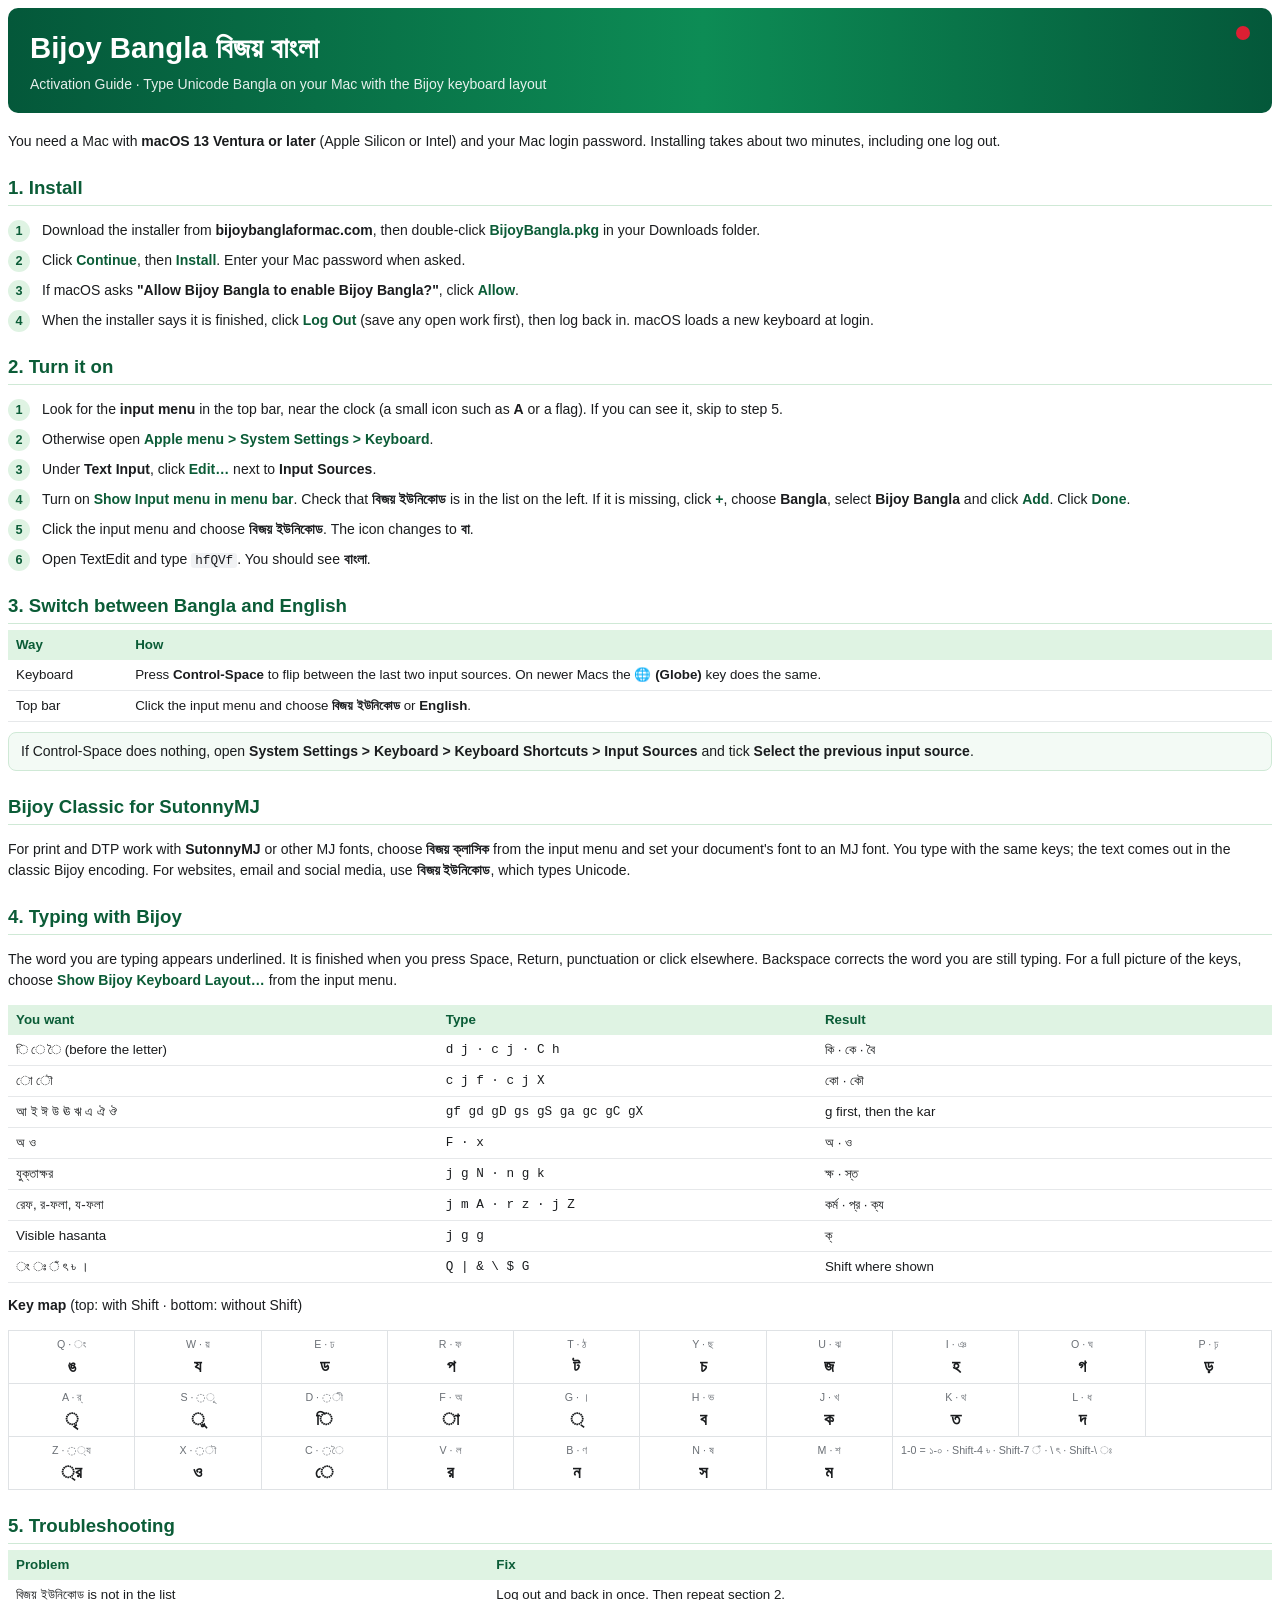
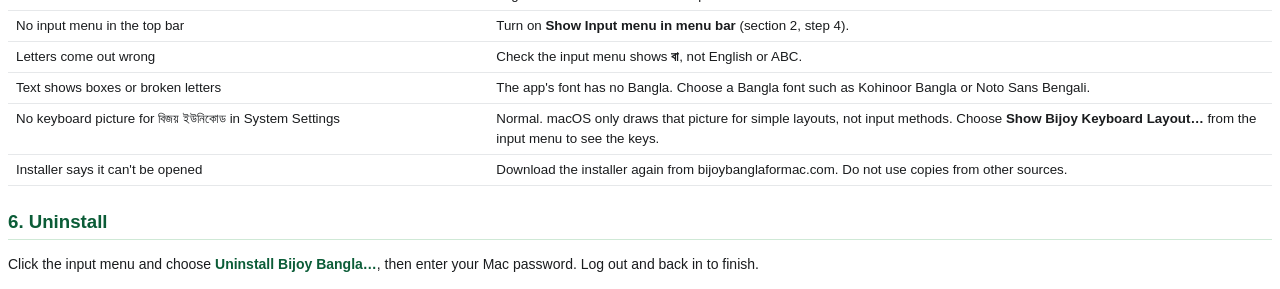
<file: Distribution/activation-guide.html>
<!DOCTYPE html>
<html lang="en"><head><meta charset="utf-8">
<title>Bijoy Bangla - Activation Guide</title>
<style>
@page { size: A4; margin: 18mm 18mm 16mm; @bottom-center { content: "Bijoy Bangla Activation Guide  ·  page " counter(page); font: 8.5pt "Noto Sans", sans-serif; color: #7a7f85; } }
body { font: 10.5pt/1.5 "Noto Sans", "Noto Sans Bengali", sans-serif; color: #1a1c1e; }
.bn { font-family: "Noto Sans Bengali", "Noto Sans", sans-serif; }
.hero { background: linear-gradient(90deg, #04583a, #0d8c55 55%, #04583a); color: #fff; border-radius: 10px; padding: 18px 22px; margin-bottom: 18px; position: relative; }
.hero:after { content: ""; position: absolute; right: 22px; top: 18px; width: 14px; height: 14px; border-radius: 50%; background: #dc1f33; }
.hero h1 { margin: 0; font-size: 22pt; }
.hero p { margin: 4px 0 0; opacity: .9; }
h2 { color: #0b5c37; font-size: 14pt; margin: 22px 0 6px; border-bottom: 1.5px solid #cfe9d6; padding-bottom: 3px; }
ol.steps { padding-left: 0; list-style: none; counter-reset: s; }
ol.steps > li { counter-increment: s; position: relative; padding-left: 34px; margin-bottom: 9px; }
ol.steps > li:before { content: counter(s); position: absolute; left: 0; top: 0; width: 22px; height: 22px; border-radius: 50%; background: #dff3e3; color: #0b5c37; font-weight: 700; text-align: center; line-height: 22px; font-size: 9.5pt; }
b.ui { color: #0b5c37; }
.note { background: #f3faf5; border: 1px solid #cfe9d6; border-radius: 8px; padding: 8px 12px; margin: 10px 0; }
.warn { background: #fff4f4; border-color: #f2c4c8; }
table { border-collapse: collapse; width: 100%; margin: 6px 0 4px; font-size: 10pt; }
th { text-align: left; background: #dff3e3; color: #0b5c37; padding: 5px 8px; }
td { border-bottom: 1px solid #e6e8ea; padding: 5px 8px; vertical-align: top; }
td.k, code { font-family: "Noto Sans Mono", monospace; font-size: 9.5pt; }
code { background: #f1f2f4; padding: 0 4px; border-radius: 3px; }
.kb td { text-align: center; border: 1px solid #dfe2e5; padding: 3px 2px; width: 9%; }
.kb .big { font-size: 13pt; font-weight: 700; display: block; }
.kb .sm { font-size: 8pt; color: #6b7076; }
.pb { page-break-before: always; }
</style></head>
<body>

<div class="hero">
  <h1>Bijoy Bangla <span class="bn">বিজয় বাংলা</span></h1>
  <p>Activation Guide · Type Unicode Bangla on your Mac with the Bijoy keyboard layout</p>
</div>

<p>You need a Mac with <b>macOS 13 Ventura or later</b> (Apple Silicon or Intel) and your Mac login password. Installing takes about two minutes, including one log out.</p>

<h2>1. Install</h2>
<ol class="steps">
  <li>Download the installer from <b>bijoybanglaformac.com</b>, then double-click <b class="ui">BijoyBangla.pkg</b> in your Downloads folder.</li>
  <li>Click <b class="ui">Continue</b>, then <b class="ui">Install</b>. Enter your Mac password when asked.</li>
  <li>If macOS asks <b>"Allow Bijoy Bangla to enable Bijoy Bangla?"</b>, click <b class="ui">Allow</b>.</li>
  <li>When the installer says it is finished, click <b class="ui">Log Out</b> (save any open work first), then log back in. macOS loads a new keyboard at login.</li>
</ol>

<h2>2. Turn it on</h2>
<ol class="steps">
  <li>Look for the <b>input menu</b> in the top bar, near the clock (a small icon such as <b>A</b> or a flag). If you can see it, skip to step 5.</li>
  <li>Otherwise open <b class="ui">Apple menu  &gt;  System Settings  &gt;  Keyboard</b>.</li>
  <li>Under <b>Text Input</b>, click <b class="ui">Edit…</b> next to <b>Input Sources</b>.</li>
  <li>Turn on <b class="ui">Show Input menu in menu bar</b>. Check that <b class="bn">বিজয় ইউনিকোড</b> is in the list on the left. If it is missing, click <b class="ui">+</b>, choose <b>Bangla</b>, select <b>Bijoy Bangla</b> and click <b class="ui">Add</b>. Click <b class="ui">Done</b>.</li>
  <li>Click the input menu and choose <b class="bn">বিজয় ইউনিকোড</b>. The icon changes to <b class="bn">বা</b>.</li>
  <li>Open TextEdit and type <code>hfQVf</code>. You should see <b class="bn">বাংলা</b>.</li>
</ol>

<h2>3. Switch between Bangla and English</h2>
<table>
  <tr><th>Way</th><th>How</th></tr>
  <tr><td>Keyboard</td><td>Press <b>Control-Space</b> to flip between the last two input sources. On newer Macs the <b>🌐 (Globe)</b> key does the same.</td></tr>
  <tr><td>Top bar</td><td>Click the input menu and choose <b class="bn">বিজয় ইউনিকোড</b> or <b>English</b>.</td></tr>
</table>
<div class="note">If Control-Space does nothing, open <b>System Settings &gt; Keyboard &gt; Keyboard Shortcuts &gt; Input Sources</b> and tick <b>Select the previous input source</b>.</div>

<h2>Bijoy Classic for SutonnyMJ</h2>
<p>For print and DTP work with <b>SutonnyMJ</b> or other MJ fonts, choose <b class="bn">বিজয় ক্লাসিক</b> from the input menu and set your document's font to an MJ font. You type with the same keys; the text comes out in the classic Bijoy encoding. For websites, email and social media, use <b class="bn">বিজয় ইউনিকোড</b>, which types Unicode.</p>

<h2 class="pb">4. Typing with Bijoy</h2>
<p>The word you are typing appears underlined. It is finished when you press Space, Return, punctuation or click elsewhere. Backspace corrects the word you are still typing. For a full picture of the keys, choose <b class="ui">Show Bijoy Keyboard Layout…</b> from the input menu.</p>
<table>
  <tr><th style="width:34%">You want</th><th style="width:30%">Type</th><th>Result</th></tr>
  <tr><td class="bn">ি ে ৈ (before the letter)</td><td class="k">d j  ·  c j  ·  C h</td><td class="bn">কি · কে · বৈ</td></tr>
  <tr><td class="bn">ো ৌ</td><td class="k">c j f  ·  c j X</td><td class="bn">কো · কৌ</td></tr>
  <tr><td class="bn">আ ই ঈ উ ঊ ঋ এ ঐ ঔ</td><td class="k">gf gd gD gs gS ga gc gC gX</td><td>g first, then the kar</td></tr>
  <tr><td class="bn">অ  ও</td><td class="k">F  ·  x</td><td class="bn">অ · ও</td></tr>
  <tr><td class="bn">যুক্তাক্ষর</td><td class="k">j g N  ·  n g k</td><td class="bn">ক্ষ · স্ত</td></tr>
  <tr><td class="bn">রেফ, র-ফলা, য-ফলা</td><td class="k">j m A  ·  r z  ·  j Z</td><td class="bn">কর্ম · প্র · ক্য</td></tr>
  <tr><td>Visible hasanta</td><td class="k">j g g</td><td class="bn">ক্‌</td></tr>
  <tr><td class="bn">ং ঃ ঁ ৎ ৳ ।</td><td class="k">Q  |  &amp;  \  $  G</td><td>Shift where shown</td></tr>
</table>

<p style="margin-top:12px"><b>Key map</b> (top: with Shift · bottom: without Shift)</p>
<table class="kb">
  <tr><td><span class="sm">Q · ং</span><span class="big bn">ঙ</span></td><td><span class="sm">W · য়</span><span class="big bn">য</span></td><td><span class="sm">E · ঢ</span><span class="big bn">ড</span></td><td><span class="sm">R · ফ</span><span class="big bn">প</span></td><td><span class="sm">T · ঠ</span><span class="big bn">ট</span></td><td><span class="sm">Y · ছ</span><span class="big bn">চ</span></td><td><span class="sm">U · ঝ</span><span class="big bn">জ</span></td><td><span class="sm">I · ঞ</span><span class="big bn">হ</span></td><td><span class="sm">O · ঘ</span><span class="big bn">গ</span></td><td><span class="sm">P · ঢ়</span><span class="big bn">ড়</span></td></tr>
  <tr><td><span class="sm">A · র্</span><span class="big bn">◌ৃ</span></td><td><span class="sm">S · ◌ূ</span><span class="big bn">◌ু</span></td><td><span class="sm">D · ◌ী</span><span class="big bn">◌ি</span></td><td><span class="sm">F · অ</span><span class="big bn">◌া</span></td><td><span class="sm">G · ।</span><span class="big bn">◌্</span></td><td><span class="sm">H · ভ</span><span class="big bn">ব</span></td><td><span class="sm">J · খ</span><span class="big bn">ক</span></td><td><span class="sm">K · থ</span><span class="big bn">ত</span></td><td><span class="sm">L · ধ</span><span class="big bn">দ</span></td><td></td></tr>
  <tr><td><span class="sm">Z · ◌্য</span><span class="big bn">◌্র</span></td><td><span class="sm">X · ◌ৗ</span><span class="big bn">ও</span></td><td><span class="sm">C · ◌ৈ</span><span class="big bn">◌ে</span></td><td><span class="sm">V · ল</span><span class="big bn">র</span></td><td><span class="sm">B · ণ</span><span class="big bn">ন</span></td><td><span class="sm">N · ষ</span><span class="big bn">স</span></td><td><span class="sm">M · শ</span><span class="big bn">ম</span></td><td colspan="3" style="text-align:left;padding-left:8px"><span class="sm">1-0 = ১-০ · Shift-4 ৳ · Shift-7 ঁ · \ ৎ · Shift-\ ঃ</span></td></tr>
</table>

<h2>5. Troubleshooting</h2>
<table>
  <tr><th style="width:38%">Problem</th><th>Fix</th></tr>
  <tr><td><span class="bn">বিজয় ইউনিকোড</span> is not in the list</td><td>Log out and back in once. Then repeat section 2.</td></tr>
  <tr><td>No input menu in the top bar</td><td>Turn on <b>Show Input menu in menu bar</b> (section 2, step 4).</td></tr>
  <tr><td>Letters come out wrong</td><td>Check the input menu shows <b class="bn">বা</b>, not English or ABC.</td></tr>
  <tr><td>Text shows boxes or broken letters</td><td>The app's font has no Bangla. Choose a Bangla font such as Kohinoor Bangla or Noto Sans Bengali.</td></tr>
  <tr><td>No keyboard picture for <span class="bn">বিজয় ইউনিকোড</span> in System Settings</td><td>Normal. macOS only draws that picture for simple layouts, not input methods. Choose <b>Show Bijoy Keyboard Layout…</b> from the input menu to see the keys.</td></tr>
  <tr><td>Installer says it can't be opened</td><td>Download the installer again from bijoybanglaformac.com. Do not use copies from other sources.</td></tr>
</table>

<h2>6. Uninstall</h2>
<p>Click the input menu and choose <b class="ui">Uninstall Bijoy Bangla…</b>, then enter your Mac password. Log out and back in to finish.</p>

</body></html>
</file>
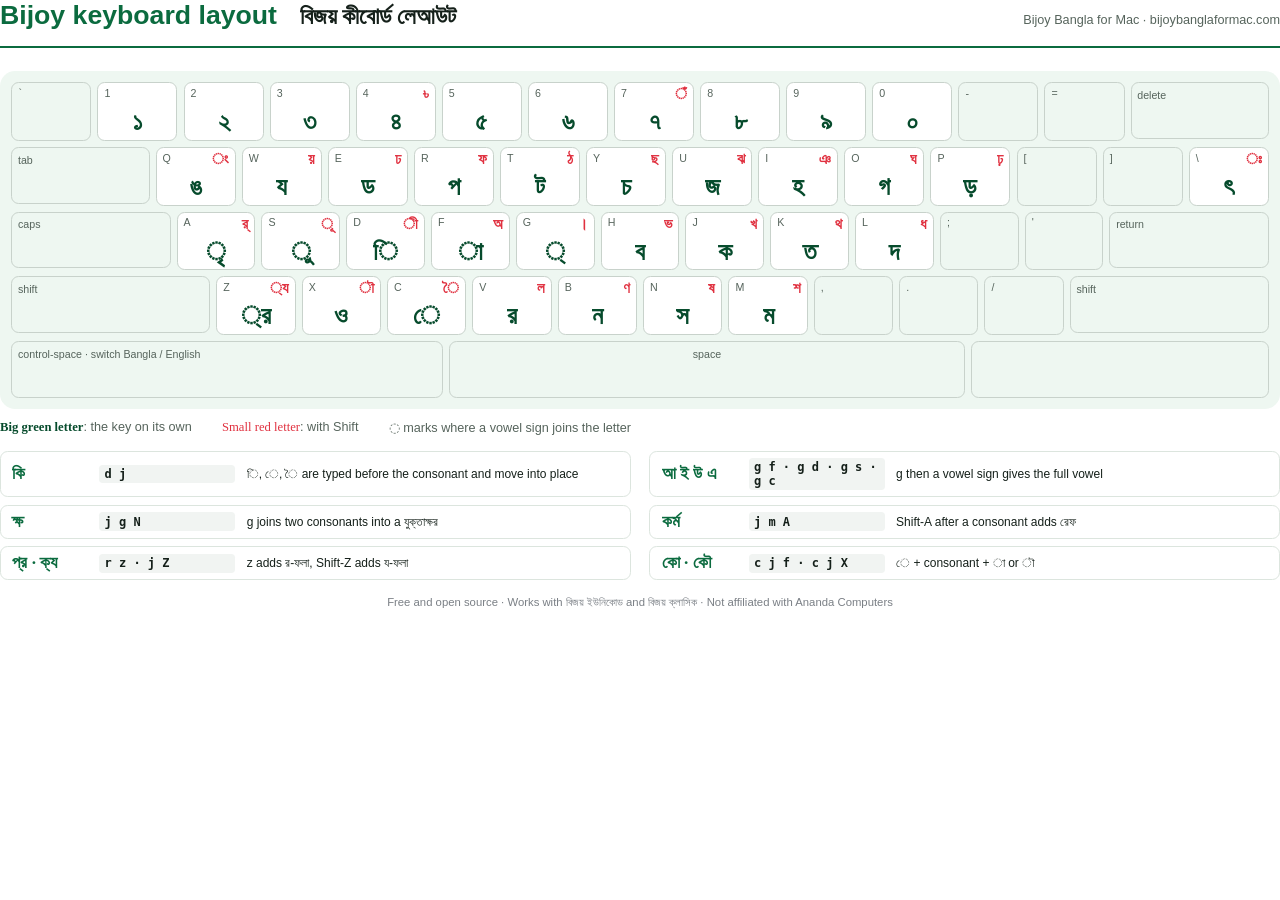
<file: Distribution/keyboard-layout.html>
<!DOCTYPE html><html lang="en"><head><meta charset="utf-8"><title>Bijoy keyboard layout</title>
<style>
@page { size: A4 landscape; margin: 12mm 13mm; }
body { font-family: "Noto Sans", "Noto Sans Bengali", sans-serif; color: #15201A; margin: 0; }
header { display: flex; justify-content: space-between; align-items: baseline; border-bottom: 2px solid #0B6B3F; padding-bottom: 4mm; margin-bottom: 6mm; }
h1 { font: 700 20pt "Noto Sans", sans-serif; margin: 0; color: #0B6B3F; }
h1 span { font-family: "Noto Sans Bengali"; color: #15201A; font-size: 17pt; margin-left: 4mm; }
header p { margin: 0; font-size: 9.5pt; color: #56645C; }
.kb { background: #EEF7F1; border-radius: 4mm; padding: 3mm; }
.row { display: flex; gap: 1.6mm; margin-bottom: 1.6mm; }
.row:last-child { margin-bottom: 0; }
.k { position: relative; flex: 1 1 0; height: 15mm; border: 0.35mm solid #C8D2CB; border-radius: 2mm; background: #fff; }
.k .en { position: absolute; left: 1.6mm; top: 1mm; font-size: 8pt; color: #56645C; }
.k .alt { position: absolute; right: 1.6mm; top: 0.8mm; font: 600 11pt "Noto Sans Bengali"; color: #E0303F; }
.k .bn { position: absolute; left: 0; right: 0; bottom: 1.4mm; text-align: center; font: 700 19pt/1 "Noto Sans Bengali"; color: #064B2C; }
.k.blank { background: transparent; }
.k.lbl { background: transparent; font-size: 8pt; color: #56645C; padding: 1.5mm; box-sizing: border-box; }
.k.space { text-align: center; }
.legend { display: flex; gap: 8mm; margin: 3mm 0 4mm; font-size: 9.5pt; color: #56645C; }
.legend b { color: #064B2C; font-family: "Noto Sans Bengali"; } .legend i { font-style: normal; color: #E0303F; font-family: "Noto Sans Bengali"; }
.tips { display: grid; grid-template-columns: 1fr 1fr; gap: 2mm 5mm; }
.tip { display: grid; grid-template-columns: 20mm 36mm 1fr; align-items: center; gap: 3mm; font-size: 9pt; padding: 1.6mm 3mm; border: 0.3mm solid #DCE5DE; border-radius: 2mm; }
.tip b { font: 700 13pt "Noto Sans Bengali"; color: #0B6B3F; }
kbd { font: 600 9pt "Noto Sans Mono", monospace; background: #F1F4F2; border-radius: 1mm; padding: 0.6mm 1.4mm; }
footer { margin-top: 4mm; font-size: 8.5pt; color: #7a7f85; text-align: center; }
</style></head><body>
<header><h1>Bijoy keyboard layout <span>বিজয় কীবোর্ড লেআউট</span></h1><p>Bijoy Bangla for Mac · bijoybanglaformac.com</p></header>
<div class="kb"><div class="row"><div class="k blank"><span class="en">`</span></div><div class="k"><span class="en">1</span><span class="bn">১</span></div><div class="k"><span class="en">2</span><span class="bn">২</span></div><div class="k"><span class="en">3</span><span class="bn">৩</span></div><div class="k"><span class="en">4</span><span class="alt">৳</span><span class="bn">৪</span></div><div class="k"><span class="en">5</span><span class="bn">৫</span></div><div class="k"><span class="en">6</span><span class="bn">৬</span></div><div class="k"><span class="en">7</span><span class="alt">ঁ</span><span class="bn">৭</span></div><div class="k"><span class="en">8</span><span class="bn">৮</span></div><div class="k"><span class="en">9</span><span class="bn">৯</span></div><div class="k"><span class="en">0</span><span class="bn">০</span></div><div class="k blank"><span class="en">-</span></div><div class="k blank"><span class="en">=</span></div><div class="k lbl" style="flex-grow:1.6">delete</div></div><div class="row"><div class="k lbl" style="flex-grow:1.6">tab</div><div class="k"><span class="en">Q</span><span class="alt">ং</span><span class="bn">ঙ</span></div><div class="k"><span class="en">W</span><span class="alt">য়</span><span class="bn">য</span></div><div class="k"><span class="en">E</span><span class="alt">ঢ</span><span class="bn">ড</span></div><div class="k"><span class="en">R</span><span class="alt">ফ</span><span class="bn">প</span></div><div class="k"><span class="en">T</span><span class="alt">ঠ</span><span class="bn">ট</span></div><div class="k"><span class="en">Y</span><span class="alt">ছ</span><span class="bn">চ</span></div><div class="k"><span class="en">U</span><span class="alt">ঝ</span><span class="bn">জ</span></div><div class="k"><span class="en">I</span><span class="alt">ঞ</span><span class="bn">হ</span></div><div class="k"><span class="en">O</span><span class="alt">ঘ</span><span class="bn">গ</span></div><div class="k"><span class="en">P</span><span class="alt">ঢ়</span><span class="bn">ড়</span></div><div class="k blank"><span class="en">[</span></div><div class="k blank"><span class="en">]</span></div><div class="k"><span class="en">\</span><span class="alt">ঃ</span><span class="bn">ৎ</span></div></div><div class="row"><div class="k lbl" style="flex-grow:1.9">caps</div><div class="k"><span class="en">A</span><span class="alt">র্</span><span class="bn">◌ৃ</span></div><div class="k"><span class="en">S</span><span class="alt">◌ূ</span><span class="bn">◌ু</span></div><div class="k"><span class="en">D</span><span class="alt">◌ী</span><span class="bn">◌ি</span></div><div class="k"><span class="en">F</span><span class="alt">অ</span><span class="bn">◌া</span></div><div class="k"><span class="en">G</span><span class="alt">।</span><span class="bn">◌্</span></div><div class="k"><span class="en">H</span><span class="alt">ভ</span><span class="bn">ব</span></div><div class="k"><span class="en">J</span><span class="alt">খ</span><span class="bn">ক</span></div><div class="k"><span class="en">K</span><span class="alt">থ</span><span class="bn">ত</span></div><div class="k"><span class="en">L</span><span class="alt">ধ</span><span class="bn">দ</span></div><div class="k blank"><span class="en">;</span></div><div class="k blank"><span class="en">'</span></div><div class="k lbl" style="flex-grow:1.9">return</div></div><div class="row"><div class="k lbl" style="flex-grow:2.4">shift</div><div class="k"><span class="en">Z</span><span class="alt">◌্য</span><span class="bn">◌্র</span></div><div class="k"><span class="en">X</span><span class="alt">◌ৗ</span><span class="bn">ও</span></div><div class="k"><span class="en">C</span><span class="alt">◌ৈ</span><span class="bn">◌ে</span></div><div class="k"><span class="en">V</span><span class="alt">ল</span><span class="bn">র</span></div><div class="k"><span class="en">B</span><span class="alt">ণ</span><span class="bn">ন</span></div><div class="k"><span class="en">N</span><span class="alt">ষ</span><span class="bn">স</span></div><div class="k"><span class="en">M</span><span class="alt">শ</span><span class="bn">ম</span></div><div class="k blank"><span class="en">,</span></div><div class="k blank"><span class="en">.</span></div><div class="k blank"><span class="en">/</span></div><div class="k lbl" style="flex-grow:2.4">shift</div></div><div class="row"><div class="k lbl" style="flex-grow:5">control-space · switch Bangla / English</div><div class="k lbl space" style="flex-grow:6">space</div><div class="k lbl" style="flex-grow:3.4"></div></div></div>
<div class="legend"><span><b>Big green letter</b>: the key on its own</span><span><i>Small red letter</i>: with Shift</span><span>◌ marks where a vowel sign joins the letter</span></div>
<div class="tips"><div class="tip"><b>কি</b><kbd>d j</kbd><span>ি, ে, ৈ are typed before the consonant and move into place</span></div><div class="tip"><b>আ ই উ এ</b><kbd>g f · g d · g s · g c</kbd><span>g then a vowel sign gives the full vowel</span></div><div class="tip"><b>ক্ষ</b><kbd>j g N</kbd><span>g joins two consonants into a যুক্তাক্ষর</span></div><div class="tip"><b>কর্ম</b><kbd>j m A</kbd><span>Shift-A after a consonant adds রেফ</span></div><div class="tip"><b>প্র · ক্য</b><kbd>r z · j Z</kbd><span>z adds র-ফলা, Shift-Z adds য-ফলা</span></div><div class="tip"><b>কো · কৌ</b><kbd>c j f · c j X</kbd><span>ে + consonant + া or ৗ</span></div></div>
<footer>Free and open source · Works with বিজয় ইউনিকোড and বিজয় ক্লাসিক · Not affiliated with Ananda Computers</footer>
</body></html>
</file>
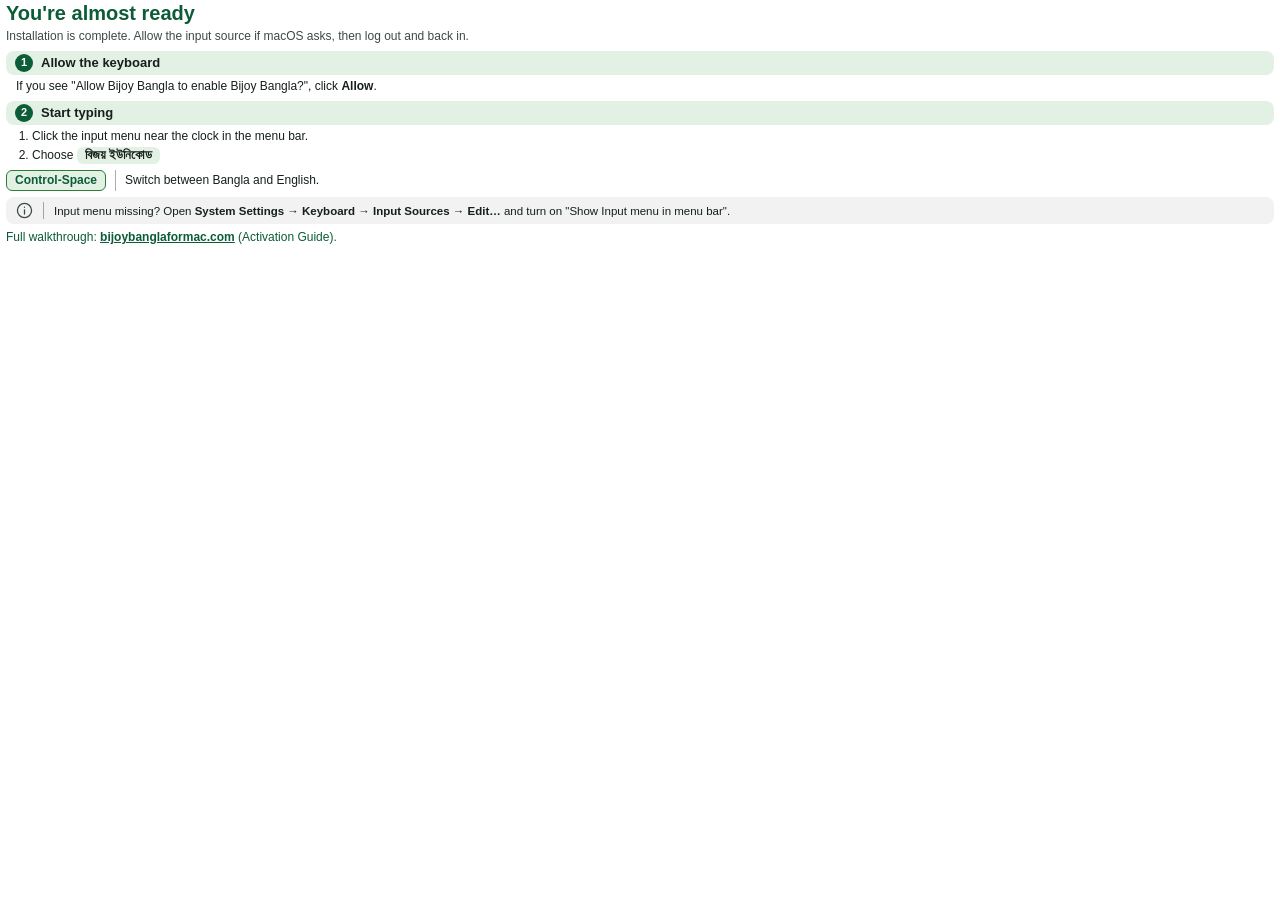
<file: Installer/design/conclusion.html>
<!DOCTYPE html>
<html><head><meta charset="utf-8">
<style>
:root { --ink:#16201b; --muted:#3d4a43; --green:#2e7d32; --green-deep:#0b5c37; --mint:#e3f1e5; --grey:#f1f2f1; --rule:#3d4a43; }
html, body { margin:0; padding:0; background:#fff; }
body { font:12px/1.4 -apple-system, "Helvetica Neue", sans-serif; color:var(--ink); padding:2px 6px 0; }
.bn { font-family:"Kohinoor Bangla","Bangla Sangam MN",sans-serif; }
h1 { font-size:20px; line-height:1.15; font-weight:800; color:var(--green-deep); margin:0 0 3px; }
.lead { margin:0 0 6px; color:var(--muted); }
.step { display:flex; align-items:center; gap:8px; background:var(--mint); border-radius:8px; padding:3px 9px; margin:0 0 3px; }
.num { flex:none; width:18px; height:18px; border-radius:50%; background:var(--green-deep); color:#fff; font-weight:700; font-size:11px; display:flex; align-items:center; justify-content:center; }
.step b { font-size:13px; }
.body { margin:0 0 6px 10px; }
ol { margin:0 0 6px; padding-left:26px; }
ol li { margin:0 0 2px; }
.chip { display:inline-block; background:var(--mint); border-radius:6px; padding:0 8px; font-weight:700; font-size:12.5px; }
.keys { display:flex; align-items:center; gap:9px; margin:0 0 6px; }
.pill { flex:none; border:1px solid var(--green); color:var(--green-deep); background:var(--mint); border-radius:6px; padding:1px 8px; font-weight:700; }
.keys .bar, .tip .bar { flex:none; width:1px; align-self:stretch; background:var(--rule); opacity:.45; }
.tip { display:flex; align-items:center; gap:10px; background:var(--grey); border-radius:8px; padding:5px 10px; margin:0 0 5px; font-size:11.5px; }
.tip svg { flex:none; width:17px; height:17px; color:var(--muted); }
.guide { margin:0; color:var(--green-deep); }
</style></head>
<body>
<h1>You're almost ready</h1>
<p class="lead">Installation is complete. Allow the input source if macOS asks, then log out and back in.</p>

<div class="step"><span class="num">1</span><b>Allow the keyboard</b></div>
<p class="body">If you see "Allow Bijoy Bangla to enable Bijoy Bangla?", click <b>Allow</b>.</p>

<div class="step"><span class="num">2</span><b>Start typing</b></div>
<ol>
  <li>Click the input menu near the clock in the menu bar.</li>
  <li>Choose <span class="chip bn">বিজয় ইউনিকোড</span></li>
</ol>

<div class="keys"><span class="pill">Control-Space</span><span class="bar"></span><span>Switch between Bangla and English.</span></div>

<div class="tip">
  <svg viewBox="0 0 24 24" fill="none" stroke="currentColor" stroke-width="1.8"><circle cx="12" cy="12" r="10"/><path d="M12 11v6M12 7.2v.3" stroke-linecap="round"/></svg>
  <span class="bar"></span>
  <span>Input menu missing? Open <b>System Settings → Keyboard → Input Sources → Edit…</b> and turn on "Show Input menu in menu bar".</span>
</div>

<p class="guide">Full walkthrough: <b><u>bijoybanglaformac.com</u></b> (Activation Guide).</p>
</body></html>
</file>
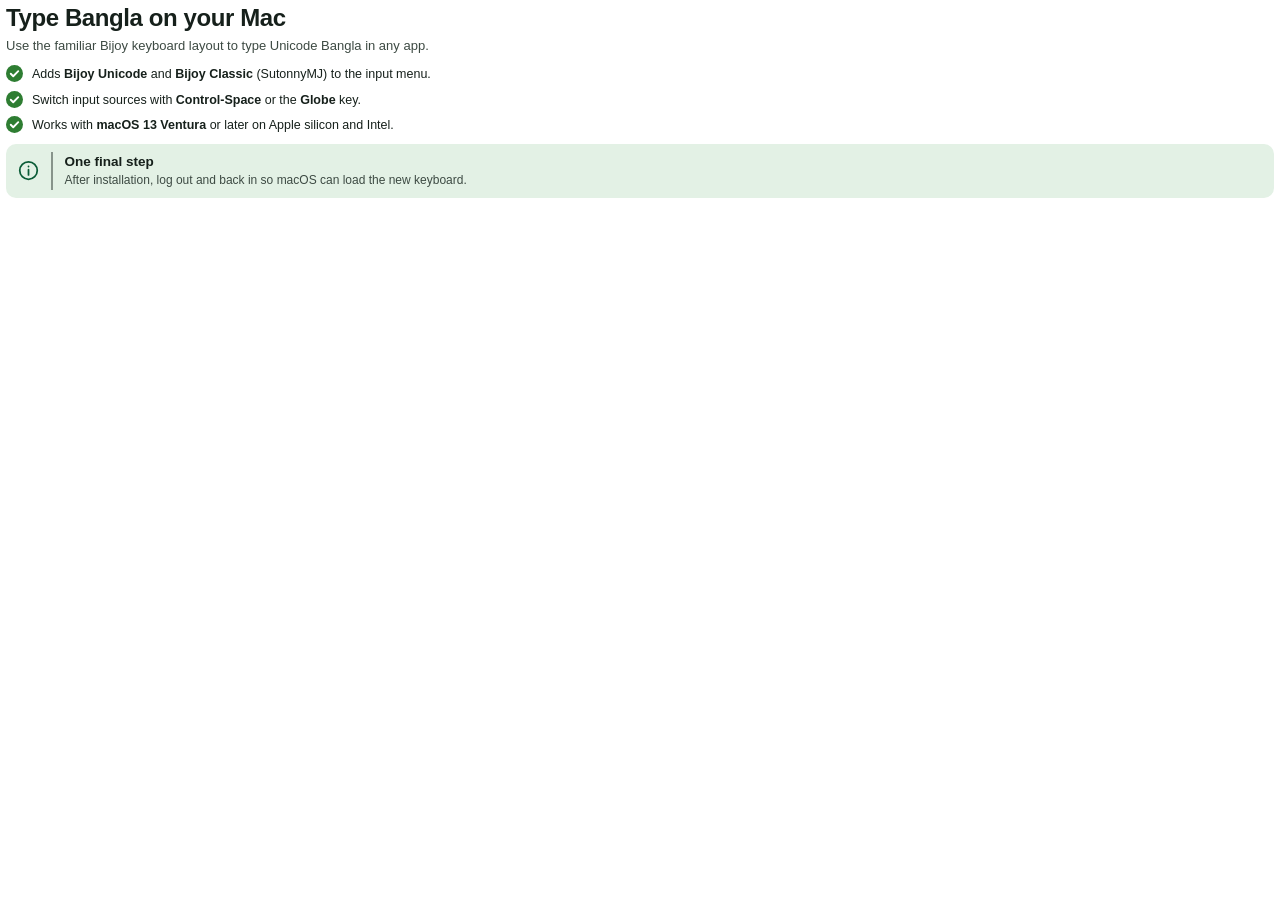
<file: Installer/design/welcome.html>
<!DOCTYPE html>
<html><head><meta charset="utf-8">
<style>
:root { --ink:#16201b; --muted:#3d4a43; --green:#2e7d32; --green-deep:#0b5c37; --mint:#e3f1e5; --rule:#3d4a43; }
html, body { margin:0; padding:0; background:#fff; }
body { font:13px/1.45 -apple-system, "Helvetica Neue", sans-serif; color:var(--ink); padding:4px 6px 0; }
.bn { font-family:"Kohinoor Bangla","Bangla Sangam MN",sans-serif; }
h1 { font-size:24px; line-height:1.15; font-weight:800; letter-spacing:-.4px; margin:0 0 5px; }
.lead { font-size:13px; margin:0 0 10px; color:var(--muted); }
ul { list-style:none; margin:0 0 10px; padding:0; }
li { display:flex; gap:9px; align-items:flex-start; margin:0 0 7px; font-size:12.5px; }
li svg { flex:none; width:17px; height:17px; margin-top:0; }
.note { display:flex; gap:12px; align-items:center; background:var(--mint); border-radius:10px; padding:8px 12px; }
.note .i { flex:none; width:21px; height:21px; color:var(--green-deep); }
.note .bar { flex:none; width:1.5px; align-self:stretch; background:var(--rule); opacity:.55; }
.note b.t { display:block; font-size:13.5px; margin-bottom:1px; }
.note p { margin:0; font-size:12px; color:var(--muted); }
</style></head>
<body>
<h1>Type Bangla on your Mac</h1>
<p class="lead">Use the familiar Bijoy keyboard layout to type Unicode Bangla in any app.</p>
<ul>
  <li><svg viewBox="0 0 20 20"><circle cx="10" cy="10" r="10" fill="#2e7d32"/><path d="M5.6 10.3l2.9 2.9 5.9-6" fill="none" stroke="#fff" stroke-width="2.2" stroke-linecap="round" stroke-linejoin="round"/></svg>
      <span>Adds <b>Bijoy Unicode</b> and <b>Bijoy Classic</b> (SutonnyMJ) to the input menu.</span></li>
  <li><svg viewBox="0 0 20 20"><circle cx="10" cy="10" r="10" fill="#2e7d32"/><path d="M5.6 10.3l2.9 2.9 5.9-6" fill="none" stroke="#fff" stroke-width="2.2" stroke-linecap="round" stroke-linejoin="round"/></svg>
      <span>Switch input sources with <b>Control-Space</b> or the <b>Globe</b> key.</span></li>
  <li><svg viewBox="0 0 20 20"><circle cx="10" cy="10" r="10" fill="#2e7d32"/><path d="M5.6 10.3l2.9 2.9 5.9-6" fill="none" stroke="#fff" stroke-width="2.2" stroke-linecap="round" stroke-linejoin="round"/></svg>
      <span>Works with <b>macOS 13 Ventura</b> or later on Apple silicon and Intel.</span></li>
</ul>
<div class="note">
  <svg class="i" viewBox="0 0 24 24" fill="none" stroke="currentColor" stroke-width="2"><circle cx="12" cy="12" r="10"/><path d="M12 11v6M12 7.2v.3" stroke-linecap="round"/></svg>
  <span class="bar"></span>
  <div><b class="t">One final step</b><p>After installation, log out and back in so macOS can load the new keyboard.</p></div>
</div>
</body></html>
</file>
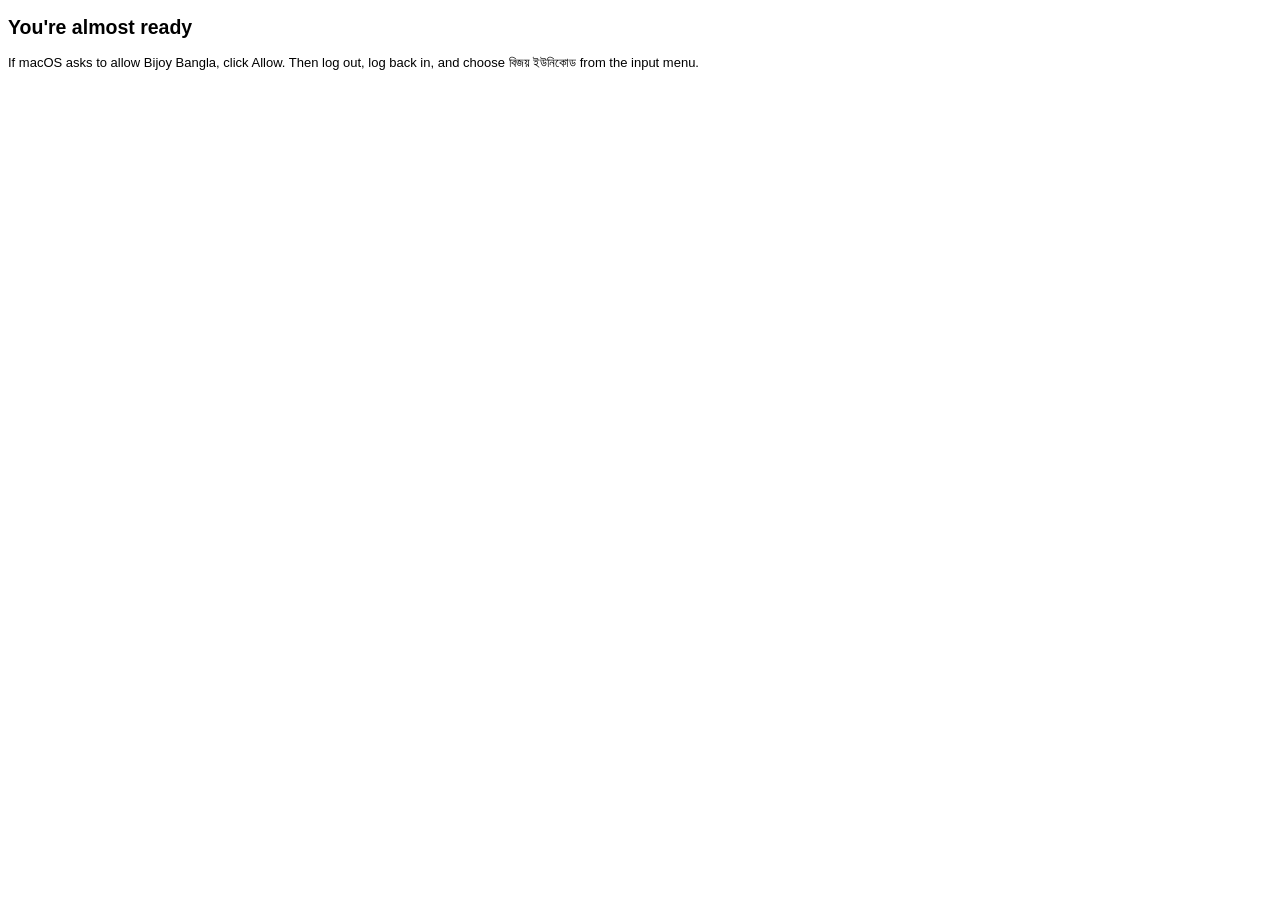
<file: Installer/resources/conclusion.html>
<!DOCTYPE html>
<html><head><meta charset="utf-8"></head>
<body style="font:13px -apple-system,sans-serif">
<!-- Placeholder only: release.sh swaps in Installer/pages/conclusion.rtfd -->
<h2>You're almost ready</h2>
<p>If macOS asks to allow Bijoy Bangla, click Allow. Then log out, log back in, and choose বিজয় ইউনিকোড from the input menu.</p>
</body></html>
</file>
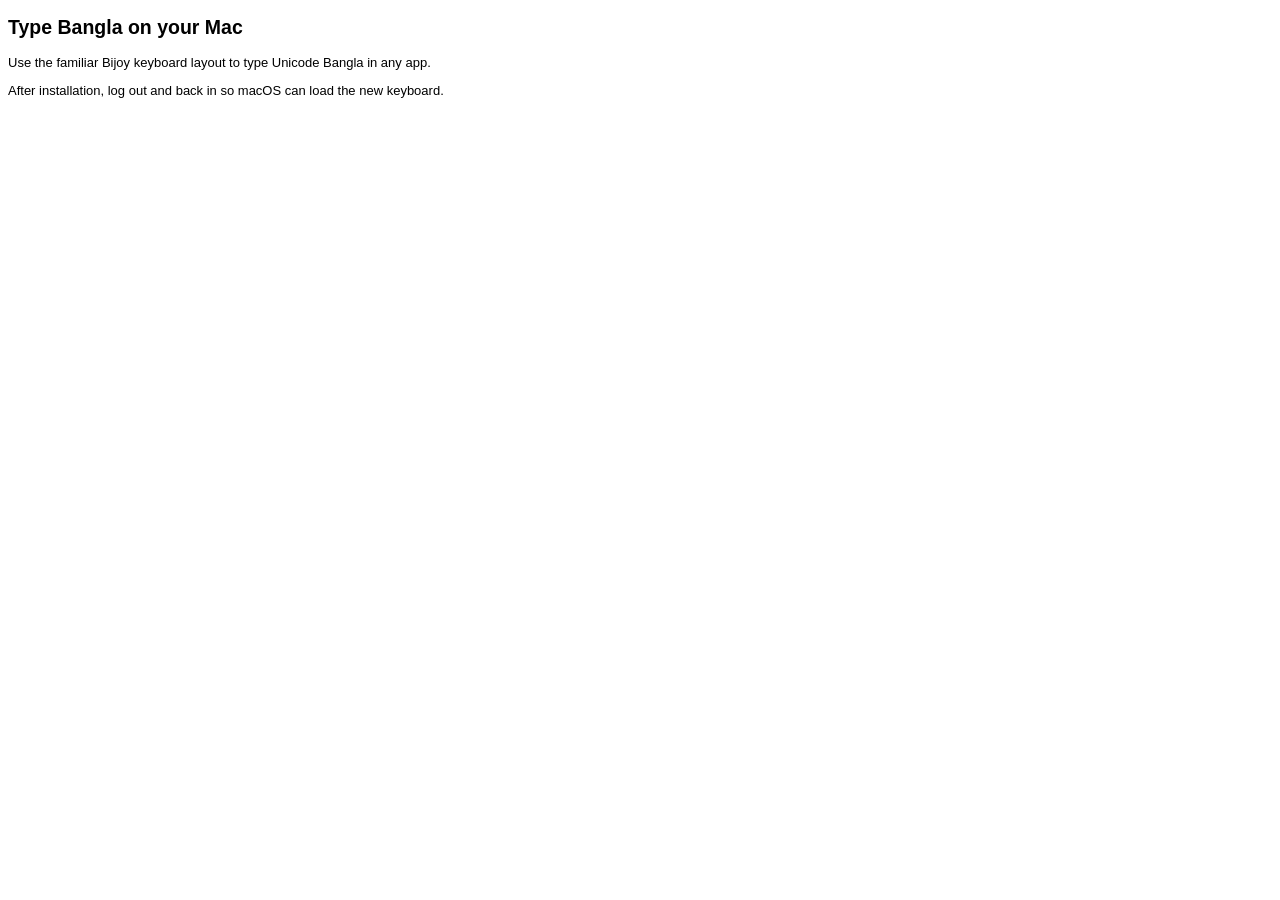
<file: Installer/resources/welcome.html>
<!DOCTYPE html>
<html><head><meta charset="utf-8"></head>
<body style="font:13px -apple-system,sans-serif">
<!-- Placeholder only: release.sh swaps in Installer/pages/welcome.rtfd -->
<h2>Type Bangla on your Mac</h2>
<p>Use the familiar Bijoy keyboard layout to type Unicode Bangla in any app.</p>
<p>After installation, log out and back in so macOS can load the new keyboard.</p>
</body></html>
</file>
